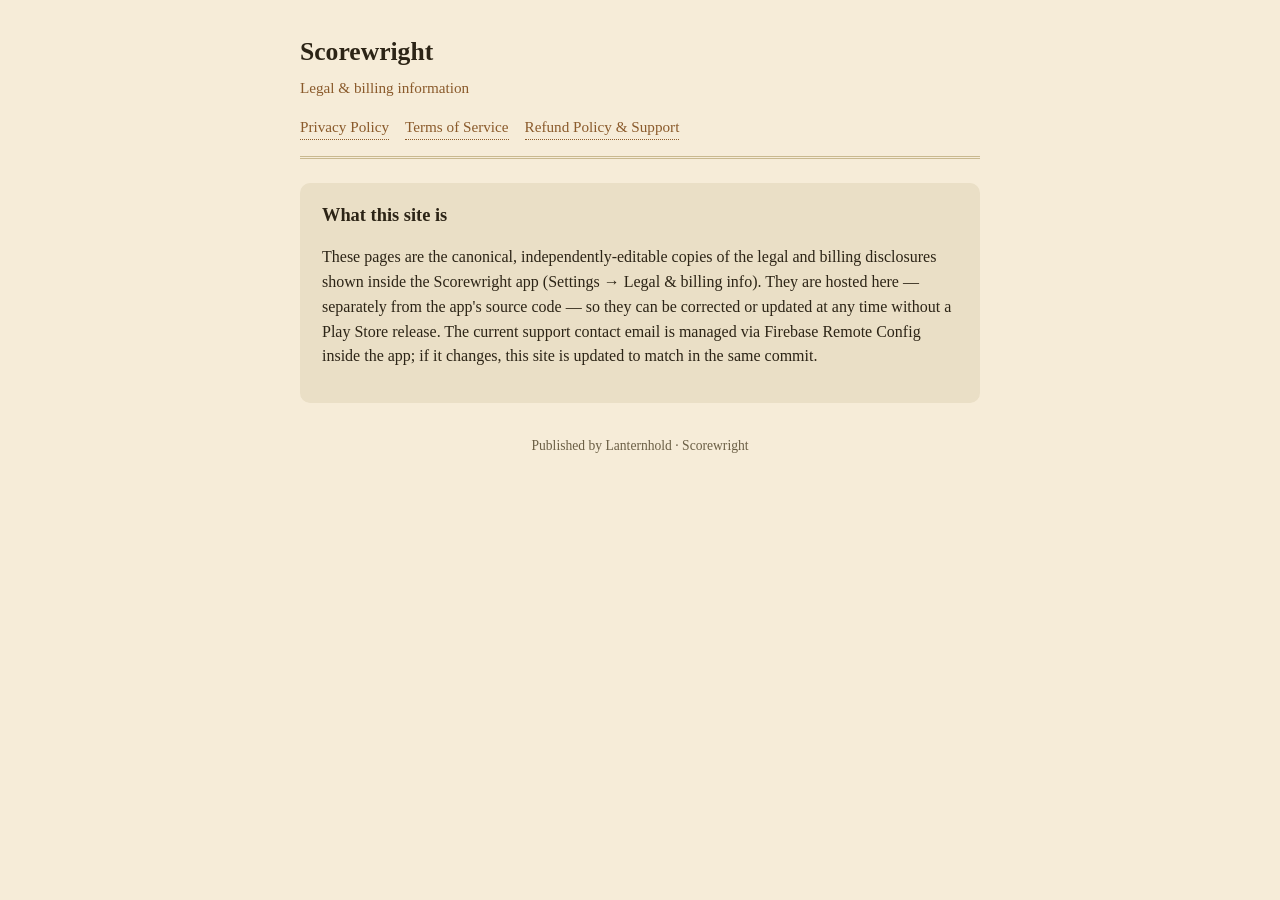
<file: index.html>
<!doctype html>
<html lang="en">
<head>
<meta charset="utf-8">
<meta name="viewport" content="width=device-width, initial-scale=1">
<title>Scorewright — Legal</title>
<link rel="stylesheet" href="style.css">
</head>
<body>
<div class="wrap">
  <header class="site">
    <h1>Scorewright</h1>
    <p>Legal &amp; billing information</p>
    <nav class="legal">
      <a href="privacy.html">Privacy Policy</a>
      <a href="terms.html">Terms of Service</a>
      <a href="refund.html">Refund Policy &amp; Support</a>
    </nav>
  </header>
  <section>
    <h2>What this site is</h2>
    <p>These pages are the canonical, independently-editable copies of the legal and billing
    disclosures shown inside the Scorewright app (Settings → Legal &amp; billing info). They are
    hosted here — separately from the app's source code — so they can be corrected or updated at
    any time without a Play Store release. The current support contact email is managed via
    Firebase Remote Config inside the app; if it changes, this site is updated to match in the
    same commit.</p>
  </section>
  <footer>Published by Lanternhold · Scorewright</footer>
</div>
</body>
</html>
</file>
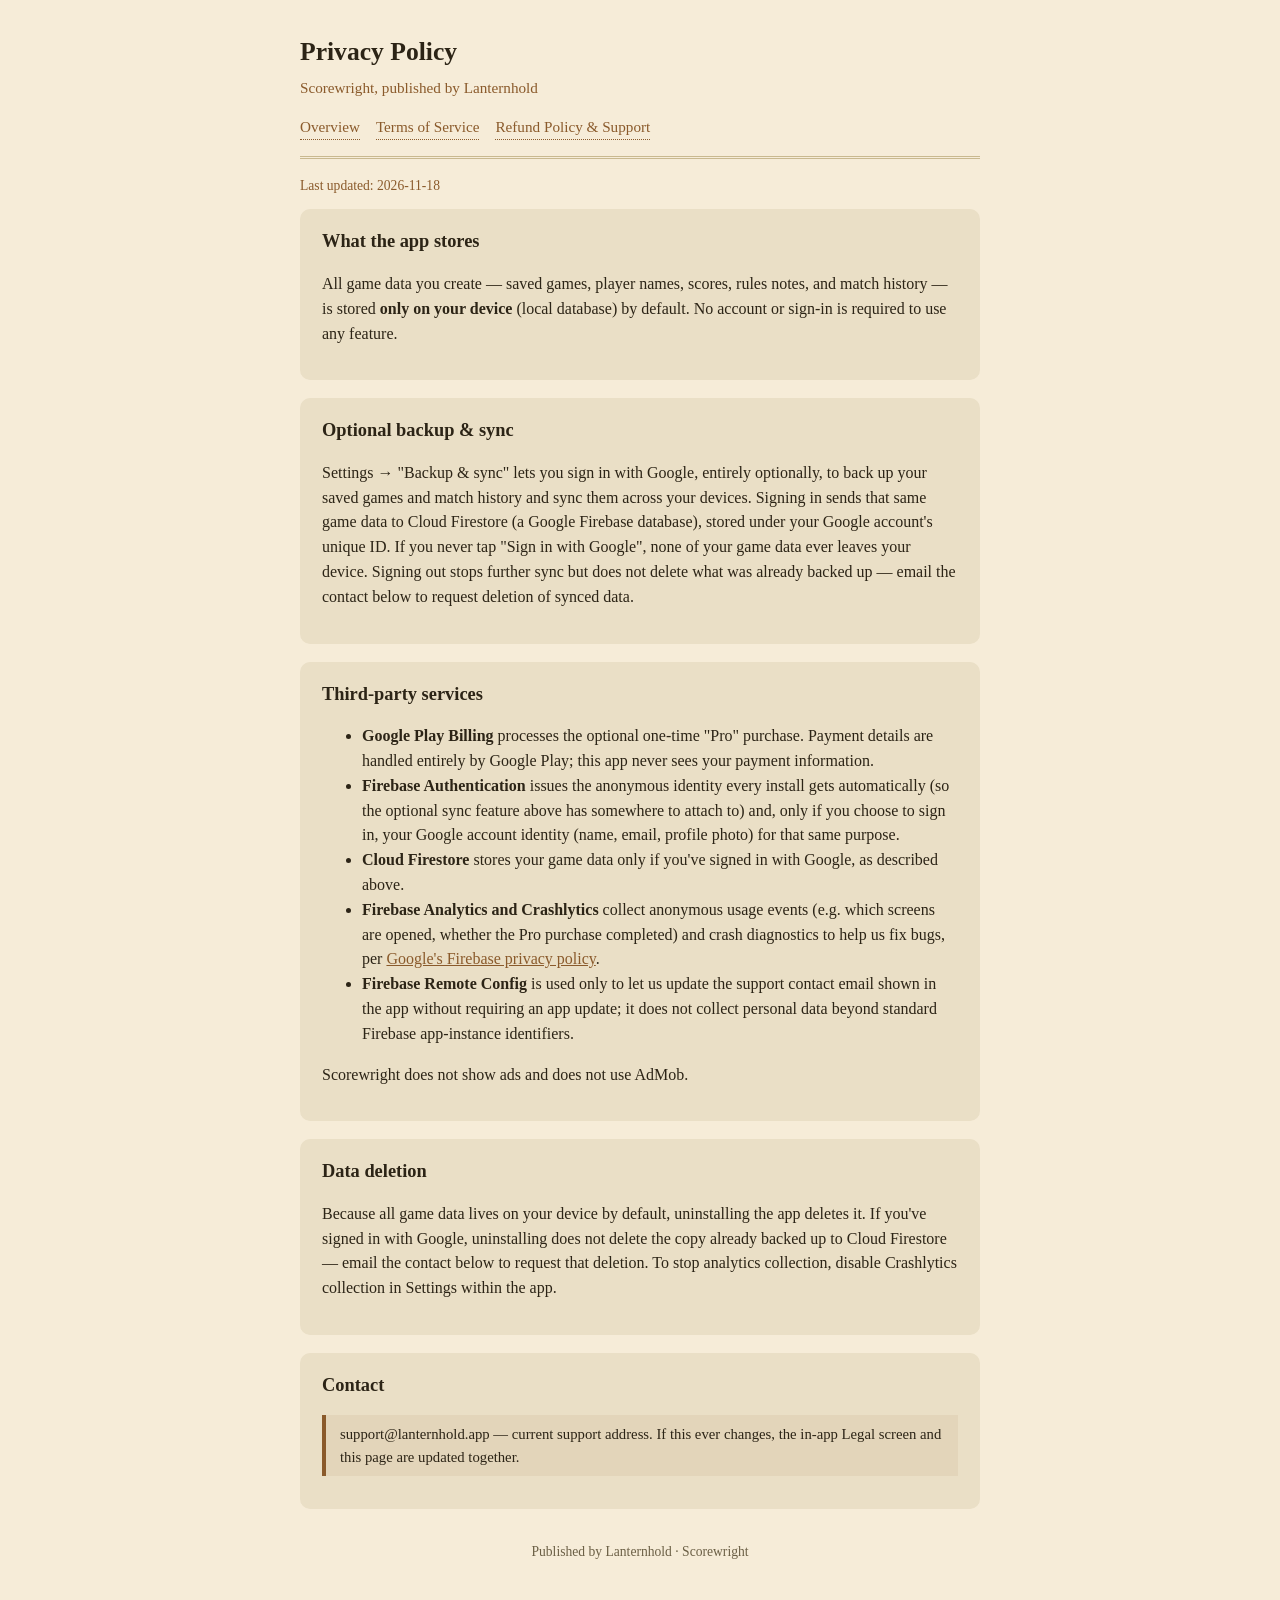
<file: privacy.html>
<!doctype html>
<html lang="en">
<head>
<meta charset="utf-8">
<meta name="viewport" content="width=device-width, initial-scale=1">
<title>Scorewright — Privacy Policy</title>
<link rel="stylesheet" href="style.css">
</head>
<body>
<div class="wrap">
  <header class="site">
    <h1>Privacy Policy</h1>
    <p>Scorewright, published by Lanternhold</p>
    <nav class="legal">
      <a href="index.html">Overview</a>
      <a href="terms.html">Terms of Service</a>
      <a href="refund.html">Refund Policy &amp; Support</a>
    </nav>
  </header>
  <p class="updated">Last updated: 2026-11-18</p>

  <section>
    <h2>What the app stores</h2>
    <p>All game data you create — saved games, player names, scores, rules notes, and match
    history — is stored <strong>only on your device</strong> (local database) by default. No
    account or sign-in is required to use any feature.</p>
  </section>

  <section>
    <h2>Optional backup &amp; sync</h2>
    <p>Settings &rarr; "Backup &amp; sync" lets you sign in with Google, entirely optionally, to
    back up your saved games and match history and sync them across your devices. Signing in
    sends that same game data to Cloud Firestore (a Google Firebase database), stored under your
    Google account's unique ID. If you never tap "Sign in with Google", none of your game data
    ever leaves your device. Signing out stops further sync but does not delete what was already
    backed up — email the contact below to request deletion of synced data.</p>
  </section>

  <section>
    <h2>Third-party services</h2>
    <ul>
      <li><strong>Google Play Billing</strong> processes the optional one-time "Pro" purchase.
      Payment details are handled entirely by Google Play; this app never sees your payment
      information.</li>
      <li><strong>Firebase Authentication</strong> issues the anonymous identity every install
      gets automatically (so the optional sync feature above has somewhere to attach to) and, only
      if you choose to sign in, your Google account identity (name, email, profile photo) for
      that same purpose.</li>
      <li><strong>Cloud Firestore</strong> stores your game data only if you've signed in with
      Google, as described above.</li>
      <li><strong>Firebase Analytics and Crashlytics</strong> collect anonymous usage events (e.g.
      which screens are opened, whether the Pro purchase completed) and crash diagnostics to help
      us fix bugs, per
      <a href="https://firebase.google.com/support/privacy" target="_blank" rel="noopener">Google's Firebase privacy policy</a>.</li>
      <li><strong>Firebase Remote Config</strong> is used only to let us update the support
      contact email shown in the app without requiring an app update; it does not collect
      personal data beyond standard Firebase app-instance identifiers.</li>
    </ul>
    <p>Scorewright does not show ads and does not use AdMob.</p>
  </section>

  <section>
    <h2>Data deletion</h2>
    <p>Because all game data lives on your device by default, uninstalling the app deletes it. If
    you've signed in with Google, uninstalling does not delete the copy already backed up to
    Cloud Firestore — email the contact below to request that deletion. To stop analytics
    collection, disable Crashlytics collection in Settings within the app.</p>
  </section>

  <section>
    <h2>Contact</h2>
    <p class="callout">support@lanternhold.app — current support address. If this ever changes,
    the in-app Legal screen and this page are updated together.</p>
  </section>

  <footer>Published by Lanternhold · Scorewright</footer>
</div>
</body>
</html>
</file>
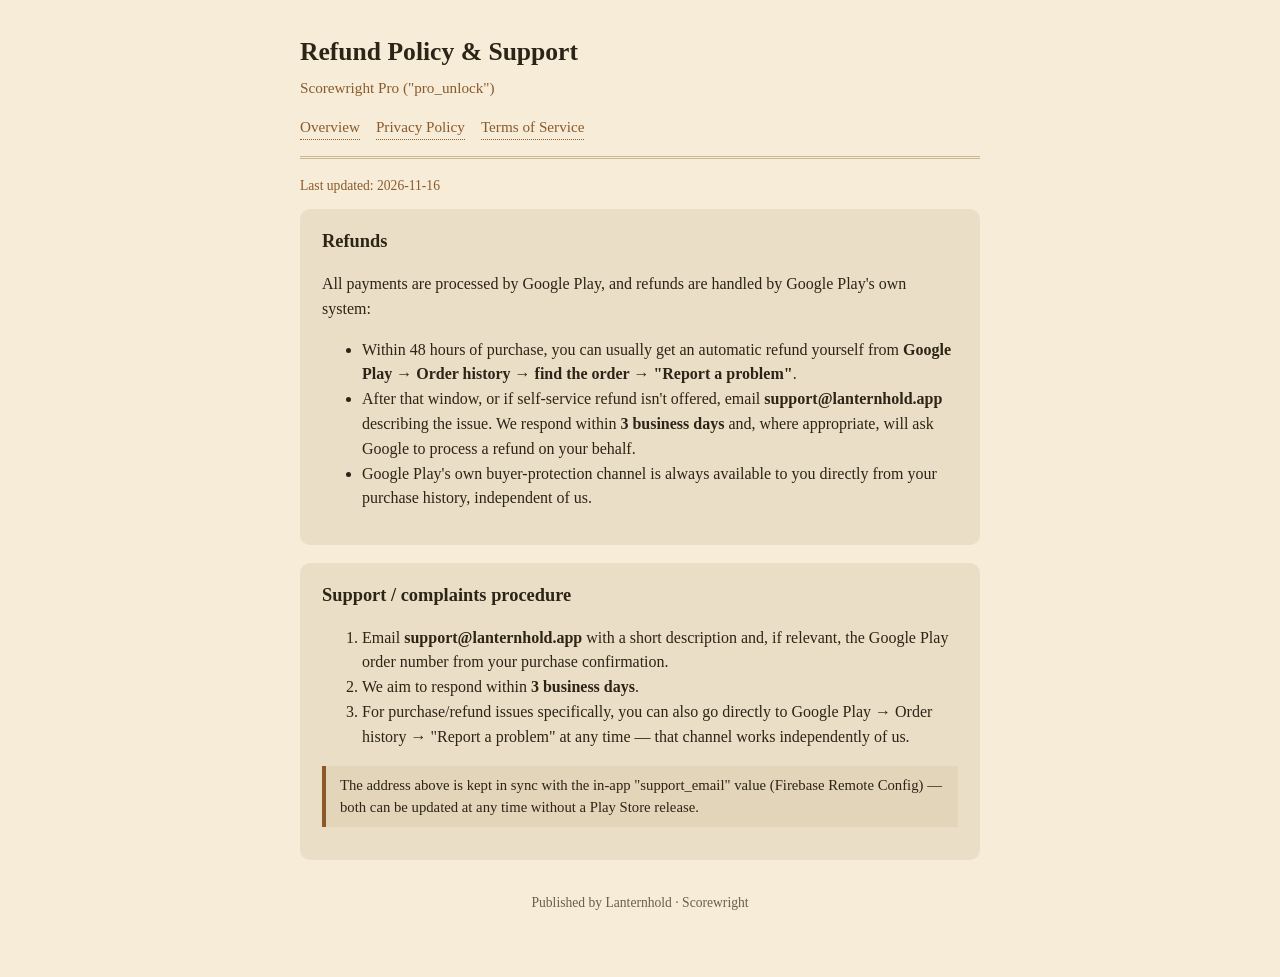
<file: refund.html>
<!doctype html>
<html lang="en">
<head>
<meta charset="utf-8">
<meta name="viewport" content="width=device-width, initial-scale=1">
<title>Scorewright — Refund Policy &amp; Support</title>
<link rel="stylesheet" href="style.css">
</head>
<body>
<div class="wrap">
  <header class="site">
    <h1>Refund Policy &amp; Support</h1>
    <p>Scorewright Pro ("pro_unlock")</p>
    <nav class="legal">
      <a href="index.html">Overview</a>
      <a href="privacy.html">Privacy Policy</a>
      <a href="terms.html">Terms of Service</a>
    </nav>
  </header>
  <p class="updated">Last updated: 2026-11-16</p>

  <section>
    <h2>Refunds</h2>
    <p>All payments are processed by Google Play, and refunds are handled by Google Play's own
    system:</p>
    <ul>
      <li>Within 48 hours of purchase, you can usually get an automatic refund yourself from
      <strong>Google Play → Order history → find the order → "Report a problem"</strong>.</li>
      <li>After that window, or if self-service refund isn't offered, email
      <strong>support@lanternhold.app</strong> describing the issue. We respond within
      <strong>3 business days</strong> and, where appropriate, will ask Google to process a
      refund on your behalf.</li>
      <li>Google Play's own buyer-protection channel is always available to you directly from
      your purchase history, independent of us.</li>
    </ul>
  </section>

  <section>
    <h2>Support / complaints procedure</h2>
    <ol>
      <li>Email <strong>support@lanternhold.app</strong> with a short description and, if
      relevant, the Google Play order number from your purchase confirmation.</li>
      <li>We aim to respond within <strong>3 business days</strong>.</li>
      <li>For purchase/refund issues specifically, you can also go directly to Google Play →
      Order history → "Report a problem" at any time — that channel works independently of
      us.</li>
    </ol>
    <p class="callout">The address above is kept in sync with the in-app "support_email" value
    (Firebase Remote Config) — both can be updated at any time without a Play Store release.</p>
  </section>

  <footer>Published by Lanternhold · Scorewright</footer>
</div>
</body>
</html>
</file>
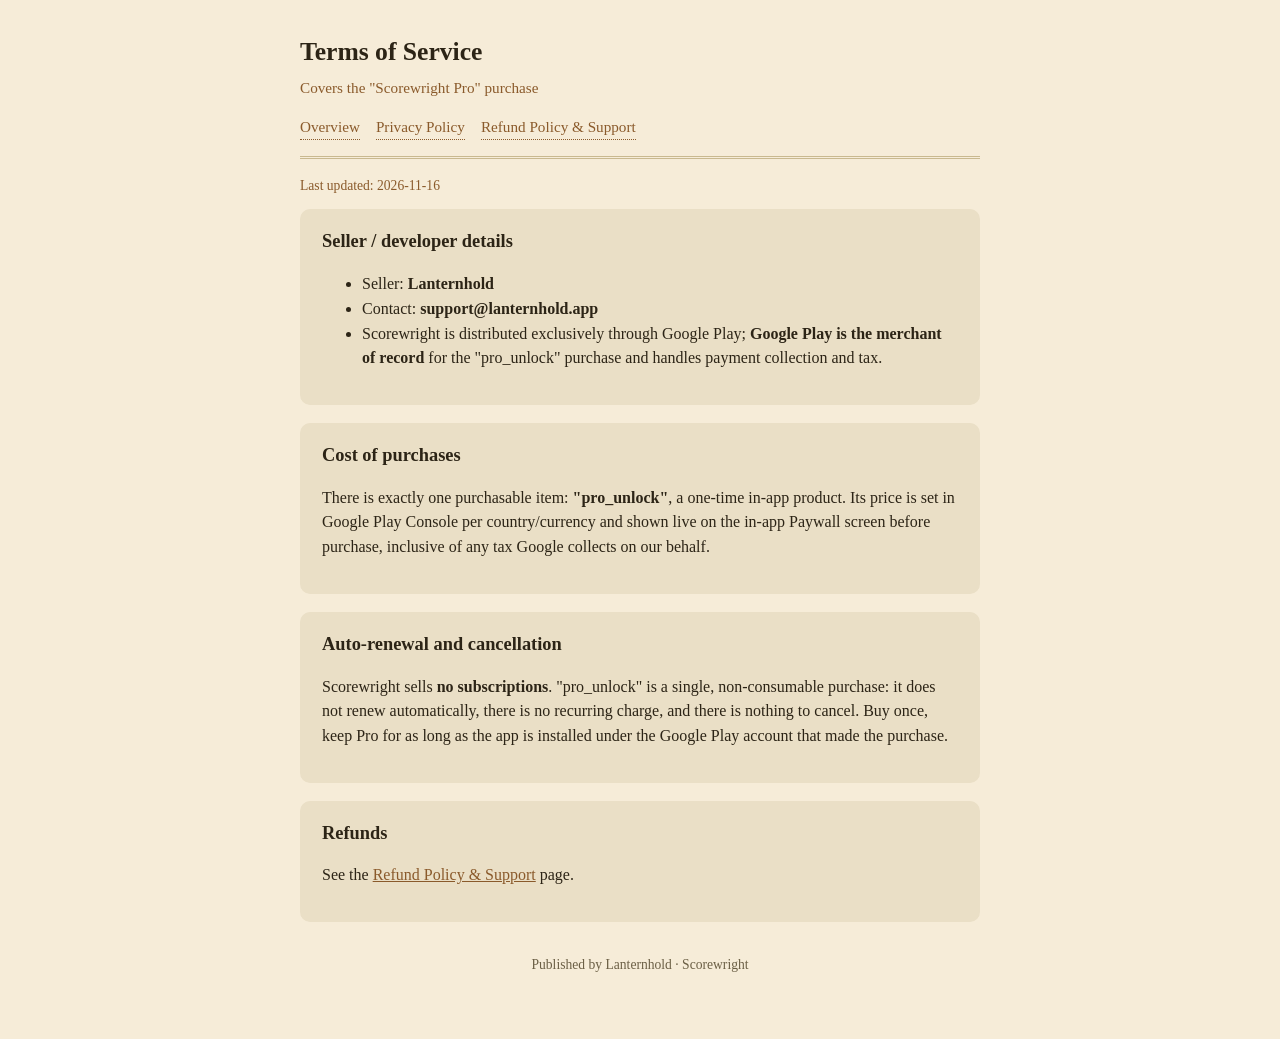
<file: terms.html>
<!doctype html>
<html lang="en">
<head>
<meta charset="utf-8">
<meta name="viewport" content="width=device-width, initial-scale=1">
<title>Scorewright — Terms of Service</title>
<link rel="stylesheet" href="style.css">
</head>
<body>
<div class="wrap">
  <header class="site">
    <h1>Terms of Service</h1>
    <p>Covers the "Scorewright Pro" purchase</p>
    <nav class="legal">
      <a href="index.html">Overview</a>
      <a href="privacy.html">Privacy Policy</a>
      <a href="refund.html">Refund Policy &amp; Support</a>
    </nav>
  </header>
  <p class="updated">Last updated: 2026-11-16</p>

  <section>
    <h2>Seller / developer details</h2>
    <ul>
      <li>Seller: <strong>Lanternhold</strong></li>
      <li>Contact: <strong>support@lanternhold.app</strong></li>
      <li>Scorewright is distributed exclusively through Google Play; <strong>Google Play is the
      merchant of record</strong> for the "pro_unlock" purchase and handles payment collection
      and tax.</li>
    </ul>
  </section>

  <section>
    <h2>Cost of purchases</h2>
    <p>There is exactly one purchasable item: <strong>"pro_unlock"</strong>, a one-time in-app
    product. Its price is set in Google Play Console per country/currency and shown live on the
    in-app Paywall screen before purchase, inclusive of any tax Google collects on our behalf.</p>
  </section>

  <section>
    <h2>Auto-renewal and cancellation</h2>
    <p>Scorewright sells <strong>no subscriptions</strong>. "pro_unlock" is a single,
    non-consumable purchase: it does not renew automatically, there is no recurring charge, and
    there is nothing to cancel. Buy once, keep Pro for as long as the app is installed under the
    Google Play account that made the purchase.</p>
  </section>

  <section>
    <h2>Refunds</h2>
    <p>See the <a href="refund.html">Refund Policy &amp; Support</a> page.</p>
  </section>

  <footer>Published by Lanternhold · Scorewright</footer>
</div>
</body>
</html>
</file>
<file: style.css>
:root {
  --paper: #f6ecd8;
  --paper-deep: #eadfc6;
  --ink: #2c2416;
  --accent: #8a5a2b;
  --rule: #c9b98f;
}
* { box-sizing: border-box; }
body {
  margin: 0;
  background: var(--paper);
  color: var(--ink);
  font-family: Georgia, "Iowan Old Style", "Palatino Linotype", serif;
  line-height: 1.55;
}
.wrap {
  max-width: 720px;
  margin: 0 auto;
  padding: 32px 20px 64px;
}
header.site {
  border-bottom: 3px double var(--rule);
  padding-bottom: 16px;
  margin-bottom: 24px;
}
header.site h1 { margin: 0 0 4px; font-size: 1.6rem; }
header.site p { margin: 0; color: var(--accent); font-size: 0.95rem; }
nav.legal {
  display: flex;
  gap: 16px;
  flex-wrap: wrap;
  margin: 16px 0 0;
  font-size: 0.95rem;
}
nav.legal a { color: var(--accent); text-decoration: none; border-bottom: 1px dotted var(--accent); }
nav.legal a:hover { text-decoration: underline; }
section { background: var(--paper-deep); border-radius: 10px; padding: 18px 22px; margin-bottom: 18px; }
h2 { margin-top: 0; font-size: 1.15rem; }
.updated { color: var(--accent); font-size: 0.85rem; margin-top: -8px; }
.callout {
  border-left: 4px solid var(--accent);
  padding: 8px 14px;
  background: rgba(138,90,43,0.08);
  font-size: 0.92rem;
}
footer { margin-top: 32px; font-size: 0.85rem; color: #6b5f45; text-align: center; }
a { color: var(--accent); }
</file>
